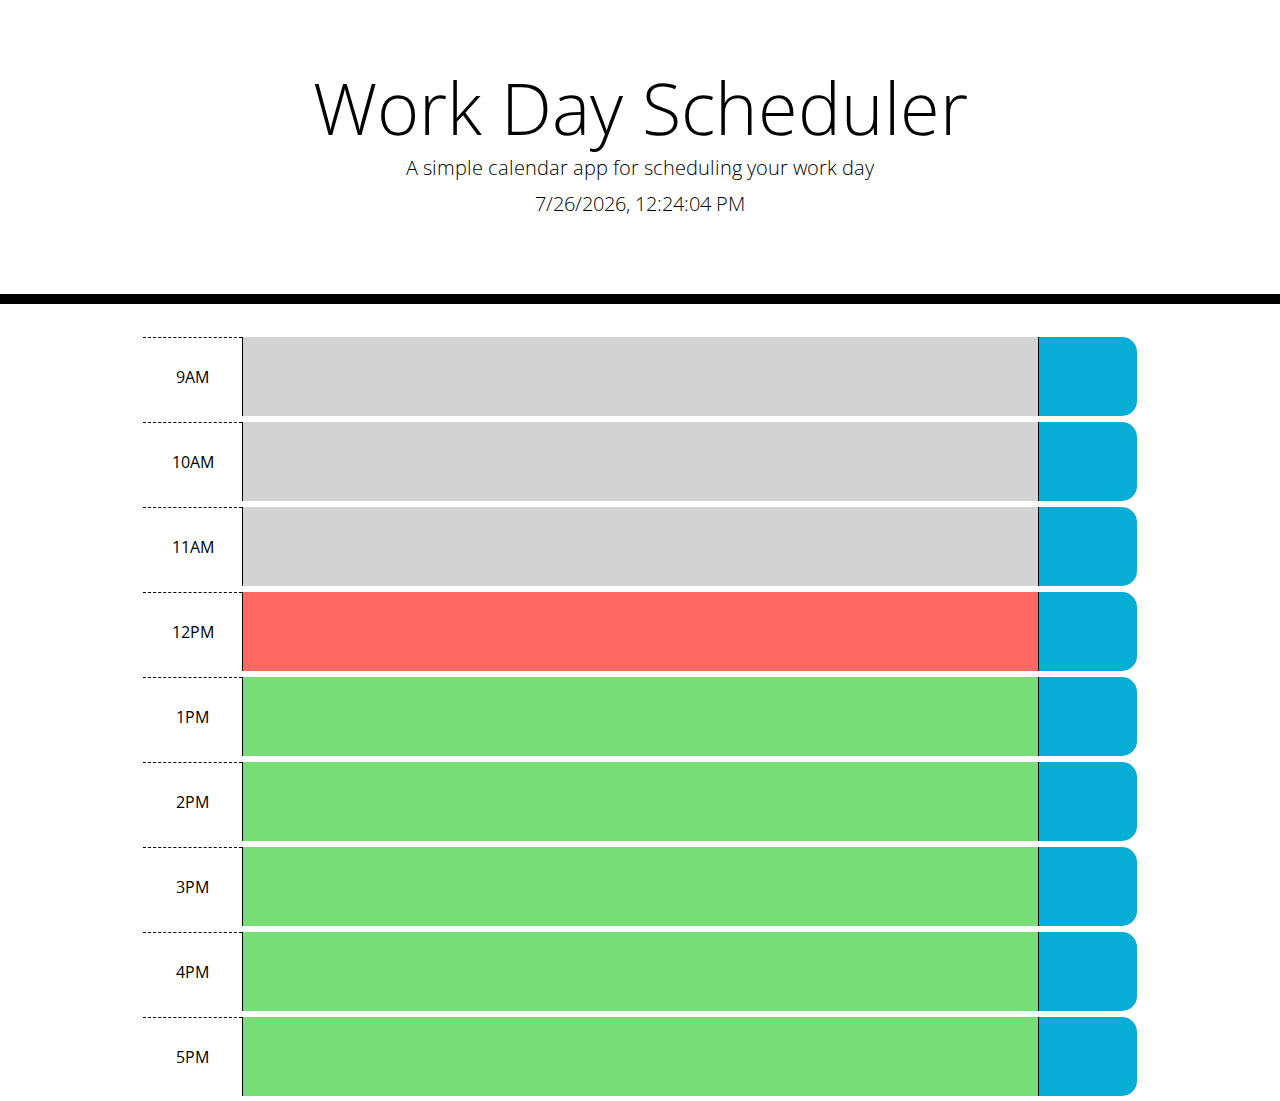
<file: index.html>
<!DOCTYPE html>
<html lang="en">
  <head>
    <meta charset="UTF-8" />
    <meta name="viewport" content="width=device-width, initial-scale=1.0" />
    <meta http-equiv="X-UA-Compatible" content="ie=edge" />
    <link
      rel="stylesheet"
      href="https://stackpath.bootstrapcdn.com/bootstrap/4.3.1/css/bootstrap.min.css"
    />
    <link
      rel="stylesheet"
      href="https://use.fontawesome.com/releases/v5.8.1/css/all.css"
      integrity="sha384-50oBUHEmvpQ+1lW4y57PTFmhCaXp0ML5d60M1M7uH2+nqUivzIebhndOJK28anvf"
      crossorigin="anonymous"
    />
    <link
      href="https://fonts.googleapis.com/css?family=Open+Sans&display=swap"
      rel="stylesheet"
    />

    
    <link rel="stylesheet" href="./assets/css/style.css" />
    <title>Work Day Scheduler</title>
  </head>

  <body>
    <header class="jumbotron">
      <h1 class="display-3">Work Day Scheduler</h1>
      <p class="lead">A simple calendar app for scheduling your work day</p>
      <p id="currentDay" class="lead"></p>
    </header>
    <div class="container">
      
    </div>

   
    <script src="./assets/js/script.js"> </script>
  </body>
</html>
</file>
<file: assets/css/style.css>
body {
  font-family: 'Open Sans', sans-serif;
  font-size: 16px;
  line-height: 1;
}

.container {
  width: 80%;
  margin: 0 auto;
}

textarea {
  background: transparent;
  border: none;
  resize: none;
  color: #000000;
  border-left: 1px solid black;
  padding: 10px;
  width: 80%;
}

.jumbotron {
  text-align: center;
  background-color: transparent;
  color: black;
  border-radius: 0;
  border-bottom: 10px solid black;
}

.description {
  white-space: pre-wrap;
}

.time-block {
  text-align: center;
  border-radius: 15px;
}

.row {
  white-space: pre-wrap;
  height: 80px;
  border-top: 1px solid white;
  width: 100%;
  margin: 5px auto;
}

.hour {
  background-color: #ffffff;
  color: #000000;
  border-top: 1px dashed #000000;
  width: 10%;
  display: flex;
  justify-content: center;
  align-items: center;
}

.past {
  background-color: #d3d3d3;
  color: white;
}

.present {
  background-color: #ff6961;
  color: white;
}

.future {
  background-color: #77dd77;
  color: white;
}

.saveBtn {
  border-left: 1px solid black;
  border-top-right-radius: 15px;
  border-bottom-right-radius: 15px;
  background-color: #06aed5;
  color: white;
  width: 10%;
  display: flex;
  justify-content: center;
  align-items: center;
}

.saveBtn i:hover {
  font-size: 20px;
  transition: all 0.3s ease-in-out;
}
</file>
